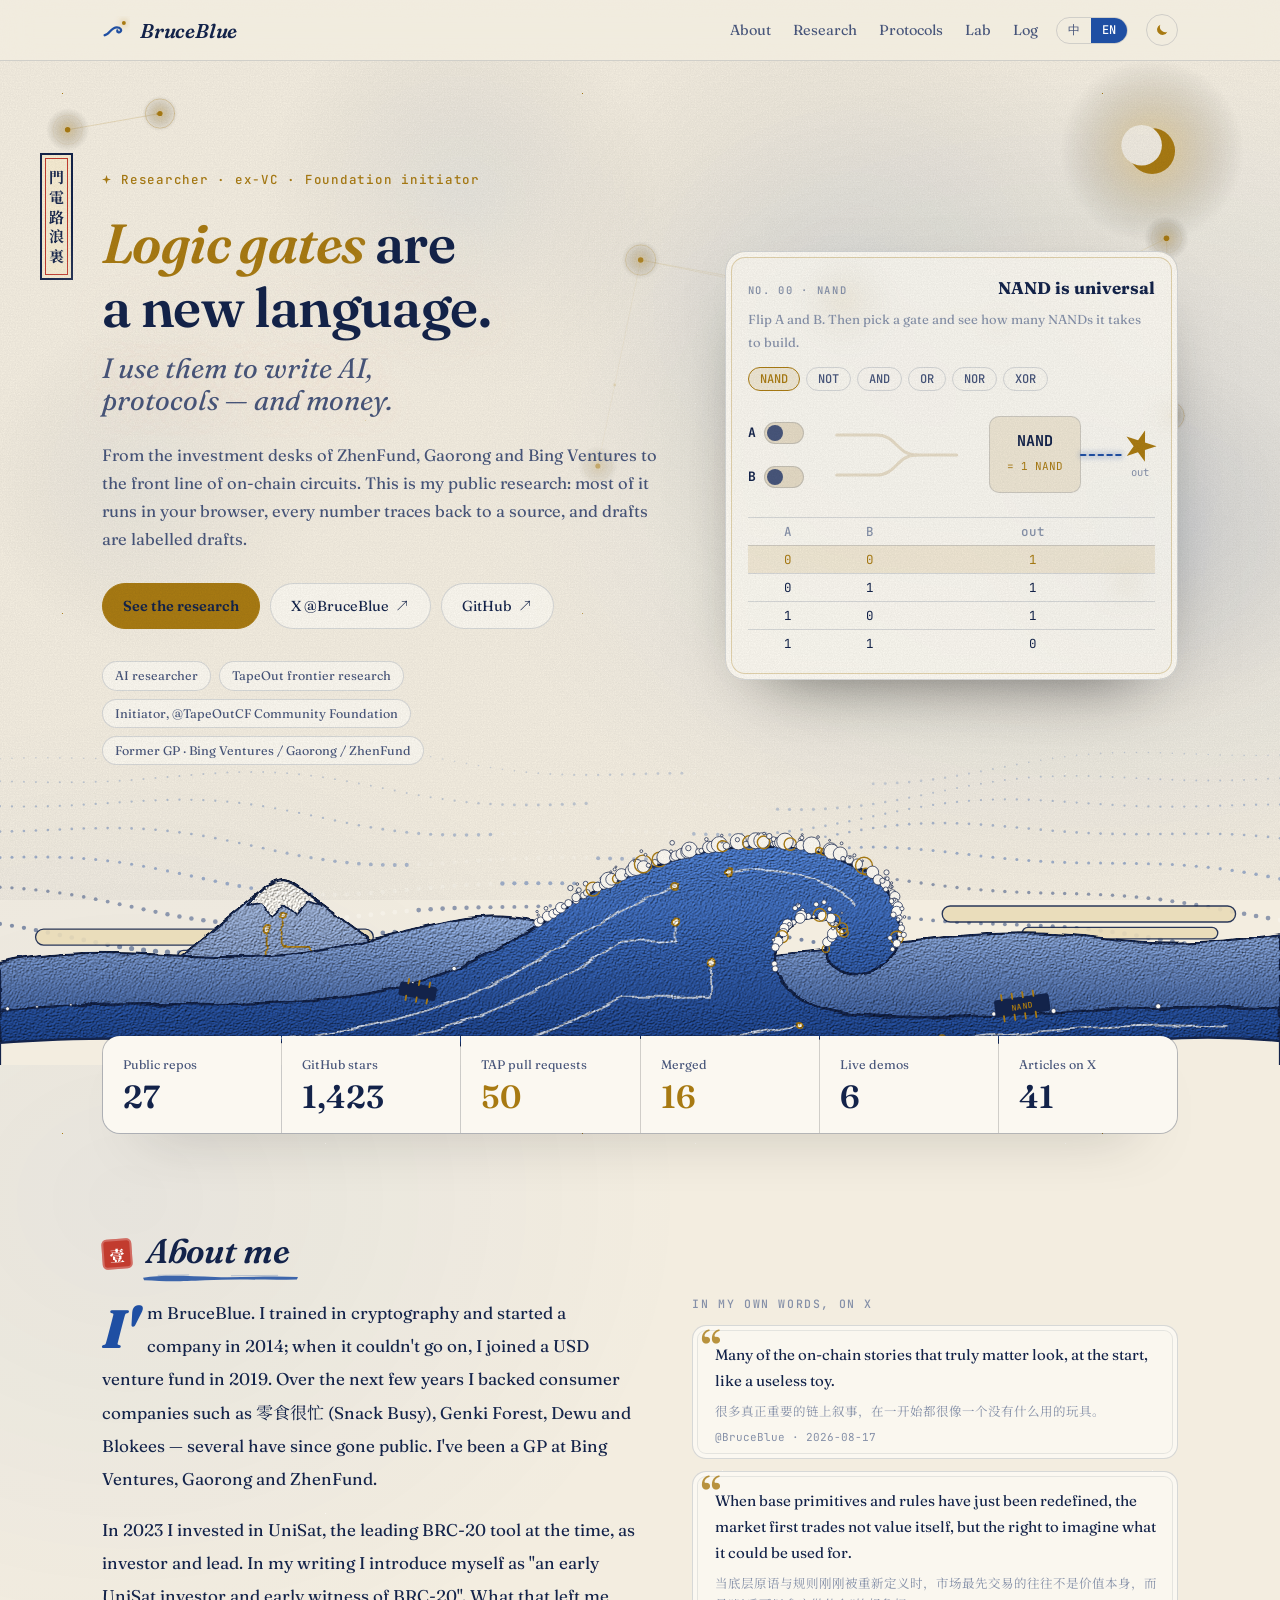
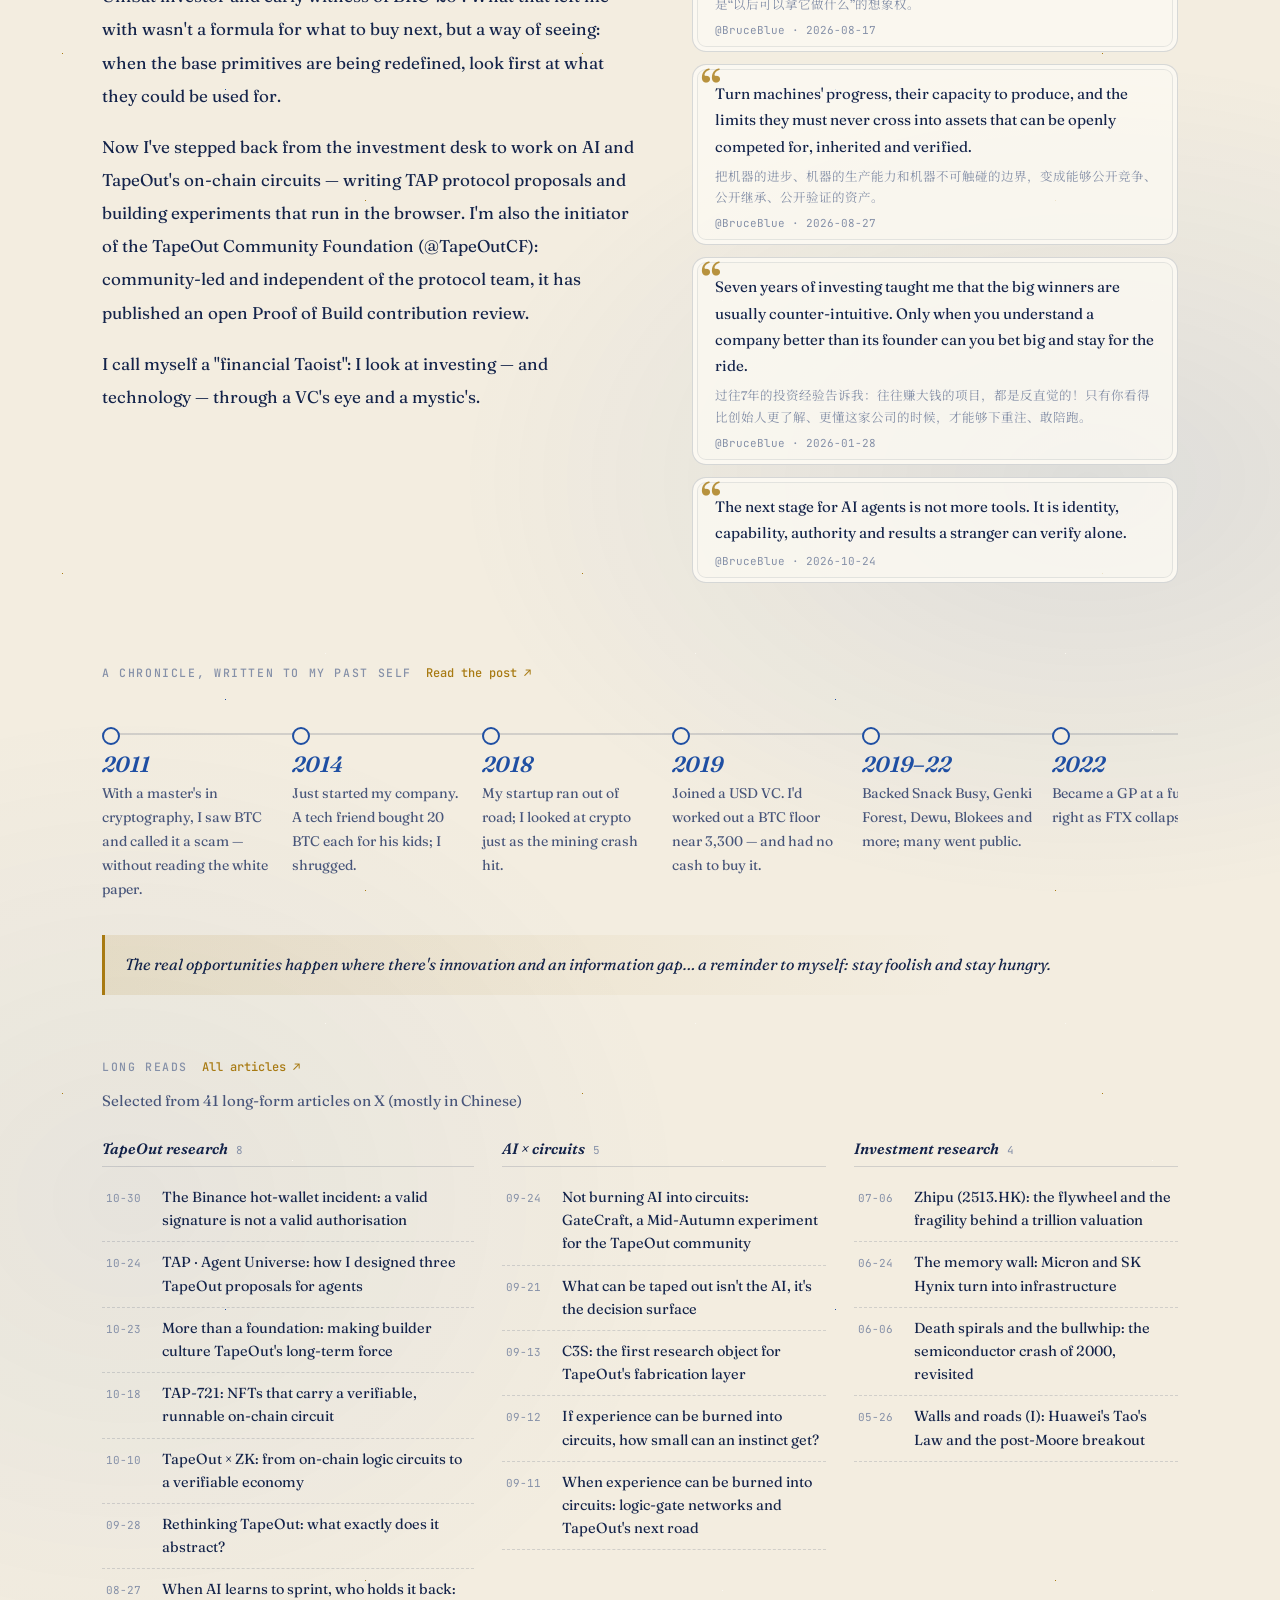
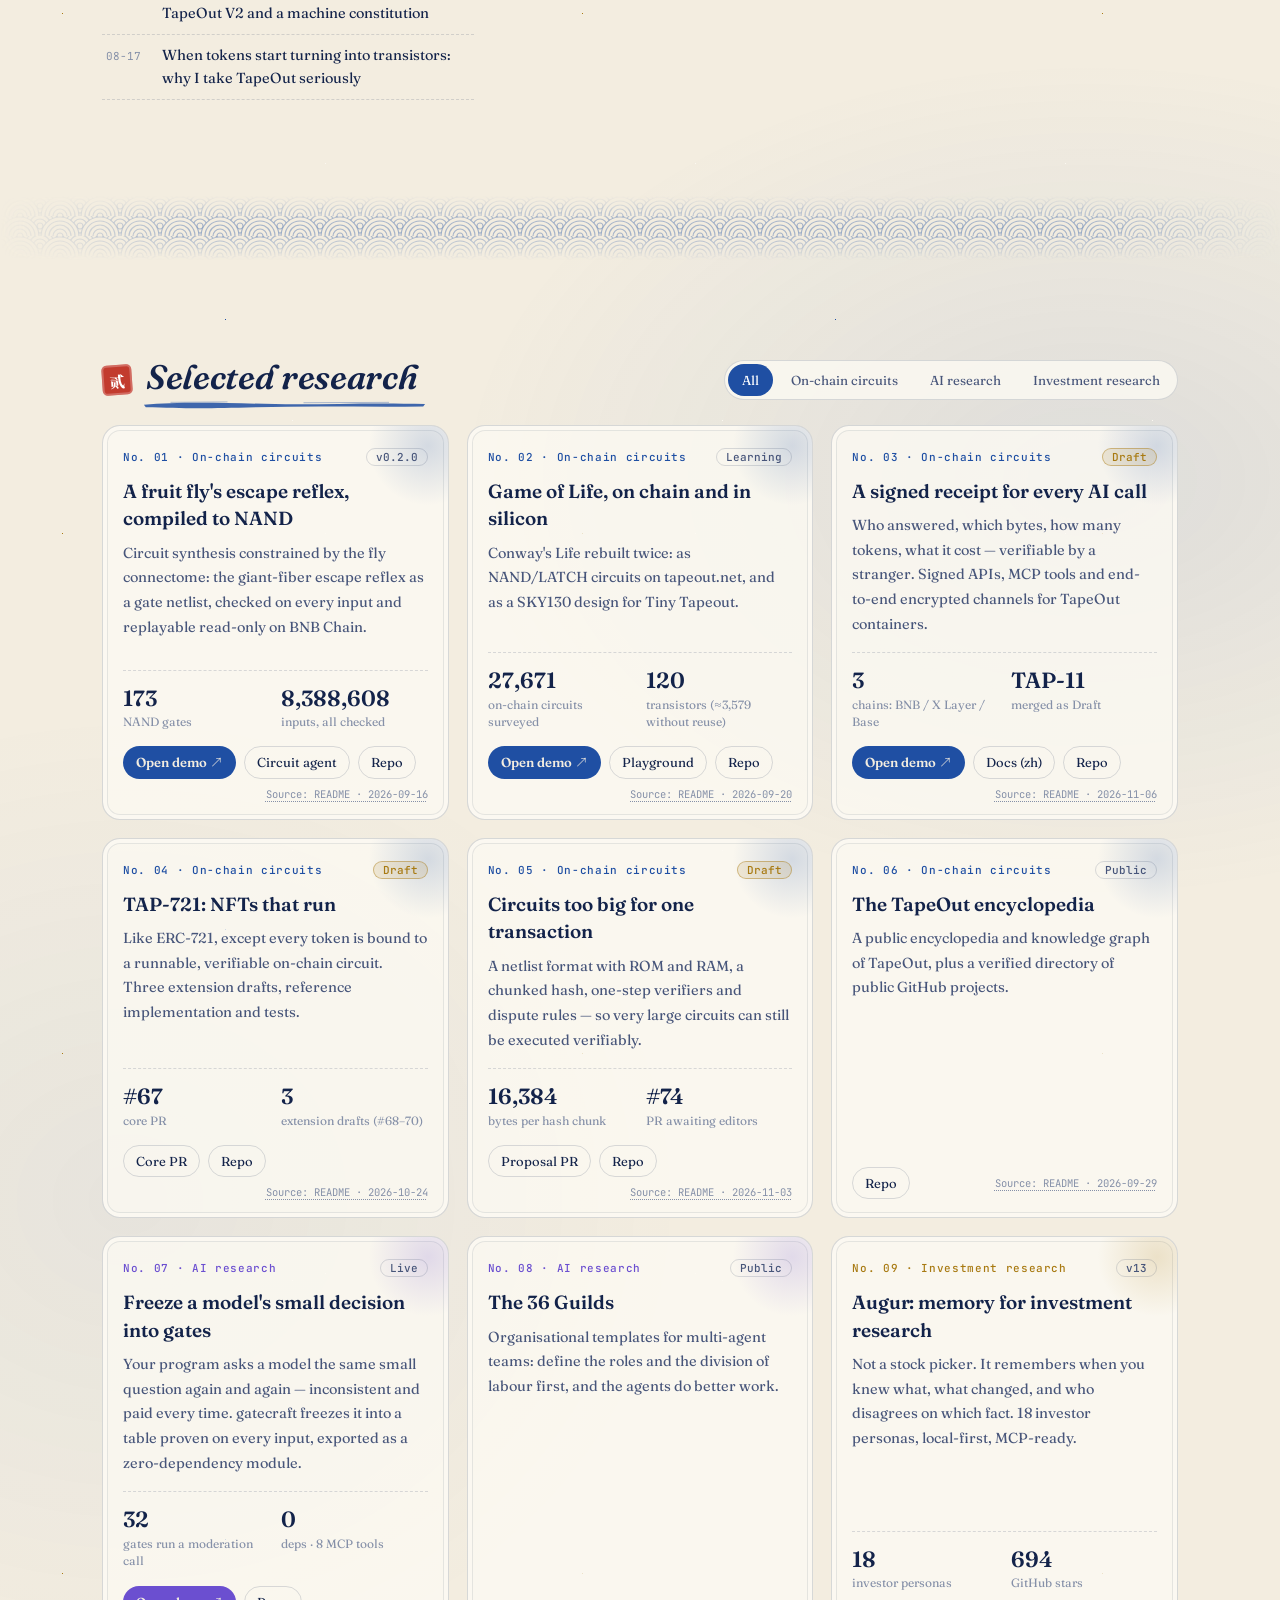
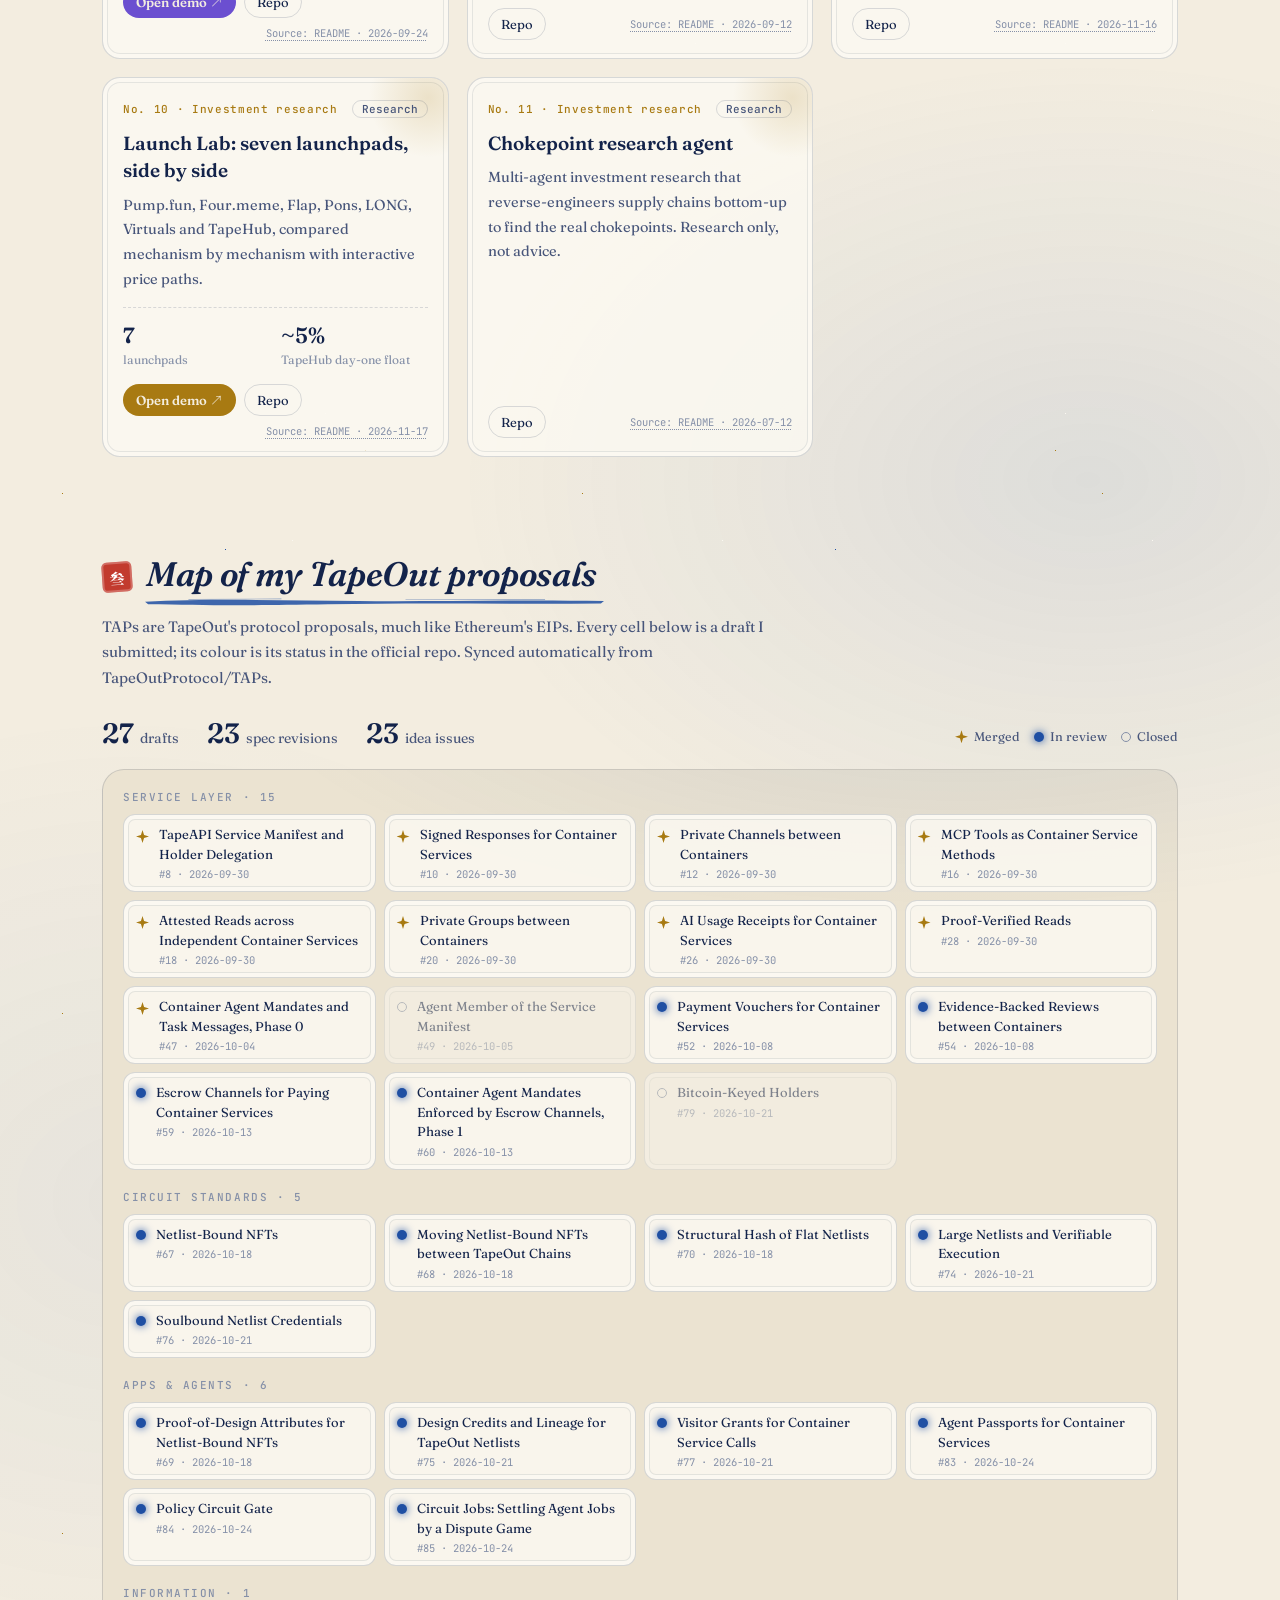
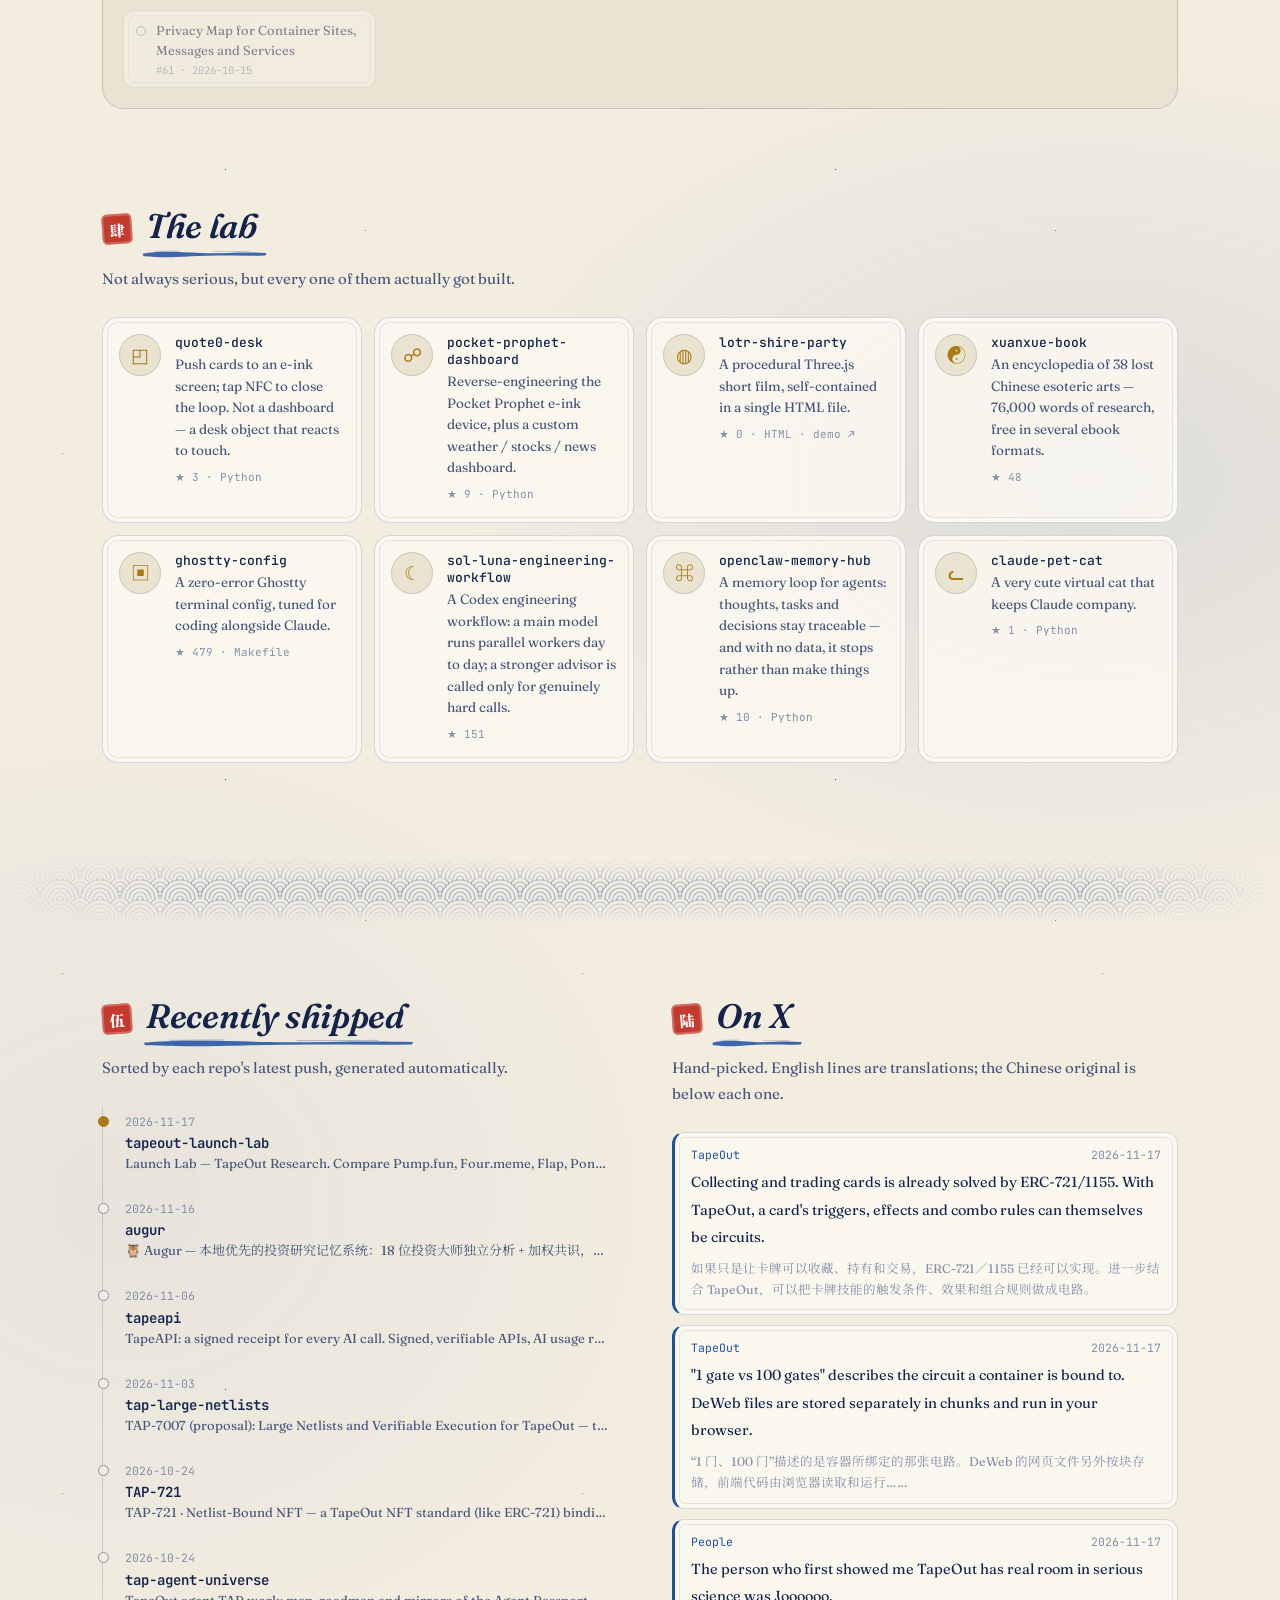
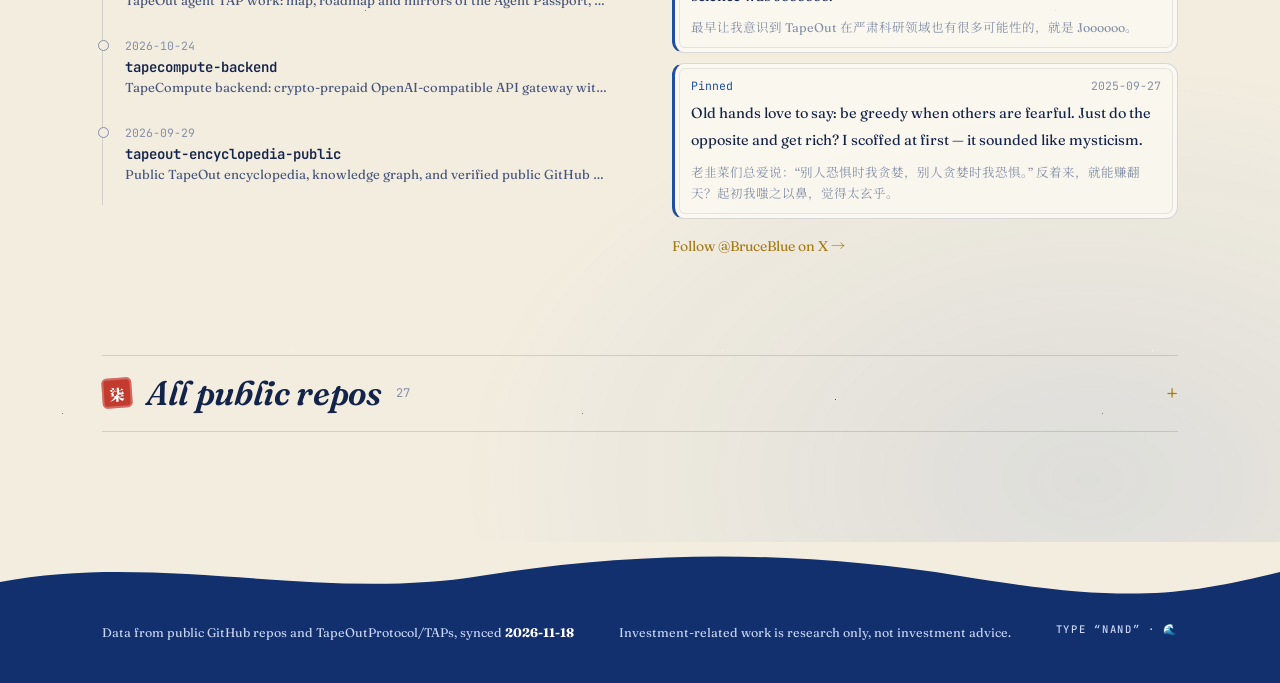
<file: index.html>
<!doctype html>
<html lang="zh-CN">
<head>
  <meta charset="utf-8" />
  <meta name="viewport" content="width=device-width, initial-scale=1" />
  <title>BruceBlue · Research</title>
  <meta name="description" content="BruceBlue — AI researcher, former VC, TapeOut frontier research. Public research on AI, on-chain circuits and protocols." />
  <link rel="canonical" href="https://brucelanlan.github.io/" />
  <meta property="og:type" content="website" />
  <meta property="og:url" content="https://brucelanlan.github.io/" />
  <meta property="og:site_name" content="BruceBlue" />
  <meta property="og:title" content="BruceBlue 🌊 门电路是一种新语言" />
  <meta property="og:description" content="AI 研究员、前 VC、TapeOut 社区基金会发起人。AI、链上电路与协议提案的公开研究，大多数点开就能跑。" />
  <meta property="og:image" content="https://brucelanlan.github.io/og.png" />
  <meta property="og:image:width" content="1200" />
  <meta property="og:image:height" content="630" />
  <meta property="og:image:alt" content="星空与浮世绘大浪：门电路是一种新语言。BruceBlue 的公开研究。" />
  <meta name="twitter:card" content="summary_large_image" />
  <meta name="twitter:site" content="@BruceBlue" />
  <meta name="twitter:creator" content="@BruceBlue" />
  <meta name="twitter:title" content="BruceBlue 🌊 门电路是一种新语言" />
  <meta name="twitter:description" content="AI 研究员、前 VC、TapeOut 社区基金会发起人。AI、链上电路与协议提案的公开研究。" />
  <meta name="twitter:image" content="https://brucelanlan.github.io/og.png" />
  <meta name="twitter:image:alt" content="星空与浮世绘大浪：门电路是一种新语言。" />
  <link rel="icon" href="data:image/svg+xml,%3Csvg xmlns='http://www.w3.org/2000/svg' viewBox='0 0 32 32'%3E%3Crect width='32' height='32' rx='7' fill='%23081030'/%3E%3Cpath d='M4 22c5 0 7-9 14-9 4 0 6 3 4 5-1.5 1.5-4 .5-3.5-1.5' fill='none' stroke='%236fa8ff' stroke-width='2.4' stroke-linecap='round'/%3E%3Ccircle cx='24' cy='8' r='2.2' fill='%23f4c95d'/%3E%3C/svg%3E" />
  <link rel="preconnect" href="https://fonts.googleapis.com" />
  <link rel="preconnect" href="https://fonts.gstatic.com" crossorigin />
  <link href="https://fonts.googleapis.com/css2?family=Fraunces:ital,opsz,wght@0,9..144,400;0,9..144,600;1,9..144,400;1,9..144,600&family=JetBrains+Mono:wght@400;500;700&family=Noto+Serif+SC:wght@400;600;900&display=swap" rel="stylesheet" />
  <link rel="stylesheet" href="assets/style.css" />
</head>
<body>
  <header class="nav">
    <div class="wrap nav-inner">
      <a class="brand" href="#top">
        <svg class="brand-mark" viewBox="0 0 32 32" aria-hidden="true"><path d="M3 22c5 0 7-9 14-9 4 0 6 3 4 5-1.5 1.5-4 .5-3.5-1.5"/><circle cx="25" cy="8" r="2.2"/></svg>
        BruceBlue
      </a>
      <nav>
        <a href="#about" data-i="navAbout"></a>
        <a href="#research" data-i="navResearch"></a>
        <a href="#taps" data-i="navTaps"></a>
        <a href="#lab" data-i="navLab"></a>
        <a href="#log" data-i="navLog"></a>
      </nav>
      <div class="lang" role="group" aria-label="Language">
        <button data-lang="zh">中</button><button data-lang="en">EN</button>
      </div>
      <button class="theme" id="theme" aria-label="Toggle theme">
        <svg viewBox="0 0 24 24" aria-hidden="true"><path d="M20 14.5A8 8 0 0 1 9.5 4a8 8 0 1 0 10.5 10.5z"/></svg>
      </button>
    </div>
  </header>

  <main id="top">
    <section class="hero">
      <canvas id="sky" aria-hidden="true"></canvas>
      <div class="wrap hero-grid">
        <div class="hero-text">
          <p class="kicker"><span class="star-dot"></span><span data-i="kicker"></span></p>
          <h1><span class="h1a" data-i="h1a"></span><span class="h1b" data-i="h1b"></span></h1>
          <p class="lede" data-i="lede"></p>
          <div class="cta">
            <a class="btn primary" href="#research" data-i="ctaResearch"></a>
            <a class="btn" id="x-link" target="_blank" rel="noopener"><span data-i="ctaX"></span> ↗</a>
            <a class="btn" id="gh-link" target="_blank" rel="noopener"><span data-i="ctaGh"></span> ↗</a>
          </div>
          <ul class="roles" id="roles"></ul>
        </div>

        <aside class="toy" aria-label="NAND toy">
          <div class="toy-head"><span class="silk">No. 00 · NAND</span><b data-i="toyTitle"></b></div>
          <p class="toy-hint" data-i="toyHint"></p>
          <div class="gates" id="gates" role="tablist"></div>
          <div class="board">
            <div class="inputs">
              <button class="sw" data-in="a" aria-pressed="false"><span>A</span><i></i></button>
              <button class="sw" data-in="b" aria-pressed="false"><span>B</span><i></i></button>
            </div>
            <svg class="wire" viewBox="0 0 120 80" aria-hidden="true"><path id="wire-a" d="M0 20 H40 C60 20 60 40 80 40 H120"/><path id="wire-b" d="M0 60 H40 C60 60 60 40 80 40"/></svg>
            <div class="chip"><b id="gate-name">NAND</b><small id="gate-count"></small></div>
            <svg class="wire out" viewBox="0 0 60 80" aria-hidden="true"><path id="wire-o" d="M0 40 H60"/></svg>
            <div class="lamp" id="lamp"><i></i><small data-i="toyOut"></small></div>
          </div>
          <table class="truth" id="truth"></table>
        </aside>
      </div>

      <div class="cartouche" aria-hidden="true"><span class="ct-title" data-i="cartouche"></span></div>

      <svg class="great-wave" viewBox="0 0 1440 330" preserveAspectRatio="xMidYMax slice" aria-hidden="true">
        <defs>
          <linearGradient id="g-wave" x1="0" y1="0" x2="0" y2="1">
            <stop offset="0" style="stop-color: var(--wave-hi)" /><stop offset="1" style="stop-color: var(--wave-lo)" />
          </linearGradient>
          <linearGradient id="g-back" x1="0" y1="0" x2="0" y2="1">
            <stop offset="0" style="stop-color: var(--wave-back)" /><stop offset="1" style="stop-color: var(--wave-lo)" />
          </linearGradient>
          <linearGradient id="g-mtn" x1="0" y1="0" x2="0" y2="1">
            <stop offset="0" style="stop-color: var(--mountain-hi)" /><stop offset="1" style="stop-color: var(--mountain)" />
          </linearGradient>
          <!-- 油画质感：笔刷毛边 + 厚涂光影 -->
          <filter id="oil" x="-3%" y="-3%" width="106%" height="106%" color-interpolation-filters="sRGB">
            <feTurbulence type="fractalNoise" baseFrequency="0.03 0.08" numOctaves="2" seed="4" result="n" />
            <feDisplacementMap in="SourceGraphic" in2="n" scale="7" xChannelSelector="R" yChannelSelector="G" result="d" />
            <feTurbulence type="fractalNoise" baseFrequency="0.55 0.9" numOctaves="3" seed="9" result="fine" />
            <feDiffuseLighting in="fine" surfaceScale="2.2" lighting-color="#ffffff" result="light"><feDistantLight azimuth="235" elevation="48" /></feDiffuseLighting>
            <feComposite in="light" in2="d" operator="in" result="lit" />
            <feComposite in="d" in2="lit" operator="arithmetic" k1="0.95" k2="0.22" k3="0" k4="0" />
          </filter>
        </defs>

        <!-- 霞云（kasumi） -->
        <g class="kasumi">
          <rect x="40" y="176" width="380" height="18" rx="9" /><rect x="200" y="200" width="260" height="13" rx="6.5" />
          <rect x="1060" y="150" width="330" height="18" rx="9" /><rect x="1150" y="174" width="220" height="13" rx="6.5" />
        </g>

        <!-- 远山，山脊铺着走线 -->
        <g class="mtn" filter="url(#oil)">
          <path class="m-body" d="M150 250 L300 128 Q318 114 336 128 L500 250 Z" />
          <path class="m-snow" d="M300 128 Q318 114 336 128 L362 150 L346 146 L334 160 L320 148 L306 162 L294 148 L278 150 Z" />
          <path class="trace" d="M318 160 V196 H350 V232" /><circle class="pad" cx="318" cy="160" r="3.5" /><circle class="pad" cx="350" cy="232" r="3.5" />
          <path class="trace" d="M300 176 V210 H262 V240" /><circle class="pad" cx="300" cy="176" r="3.5" /><circle class="pad" cx="262" cy="240" r="3.5" />
        </g>

        <!-- 后浪 -->
        <path class="w-back" filter="url(#oil)" d="M0 214 C120 186 240 222 360 200 C470 180 520 150 600 166 C700 186 760 214 860 206 C1000 194 1120 170 1240 186 C1320 196 1380 190 1440 182 V330 H0Z" />

        <!-- 主浪：卷起的浪头 -->
        <g class="w-main" filter="url(#oil)">
          <path class="w-mid" id="curl" d="M0 330 L0 268 C120 254 240 266 360 256 C470 246 540 214 610 168 C680 122 760 86 850 82 C950 78 1022 128 1012 184 C1005 221 967 236 942 221 C920 208 927 181 950 182 C934 156 894 156 877 188 C858 226 892 266 962 272 C1100 284 1260 256 1440 266 L1440 330 Z" />
          <!-- 浪里的纹路 = 电路走线 -->
          <path class="trace w" d="M300 300 C420 292 520 262 600 214 C660 178 712 146 760 128" /><circle class="via" cx="760" cy="128" r="4" />
          <path class="trace w" d="M360 312 C470 304 560 272 640 226 L700 190 H760 V168" /><circle class="via" cx="760" cy="168" r="4" />
          <path class="trace w" d="M460 322 C560 316 640 286 700 252 H800 V214" /><circle class="via" cx="800" cy="214" r="4" />
          <path class="trace w" d="M820 112 C880 104 940 120 962 150" /><circle class="via" cx="820" cy="112" r="3.5" />
          <path class="trace w" d="M640 300 H760 C820 300 860 290 900 284" /><circle class="via" cx="900" cy="284" r="3.5" />
          <path class="trace w" d="M1060 300 C1160 292 1260 280 1380 286" /><circle class="via" cx="1060" cy="300" r="3.5" />
        </g>
        <g class="w-foam" id="foam"></g>

        <!-- 芯片小船 -->
        <g class="boat" transform="translate(1150 262) rotate(-8)">
          <rect x="-30" y="-9" width="60" height="18" rx="2" /><path d="M-22 -9v-6M-10 -9v-6M2 -9v-6M14 -9v-6M-22 9v6M-10 9v6M2 9v6M14 9v6" /><text x="0" y="4">NAND</text>
        </g>
        <g class="boat small" transform="translate(470 246) rotate(10)">
          <rect x="-20" y="-7" width="40" height="14" rx="2" /><path d="M-12 -7v-5M0 -7v-5M12 -7v-5M-12 7v5M0 7v5M12 7v5" />
        </g>

        <!-- 前浪 -->
        <path class="w-front" d="M0 304 C200 288 420 318 640 302 C860 286 1080 314 1300 300 C1360 296 1400 298 1440 302 V330 H0Z" />
      </svg>
    </section>

    <section class="wrap stats-wrap">
      <dl class="stats" id="stats"></dl>
    </section>

    <section class="section wrap" id="about">
      <div class="sec-head"><span class="idx">壹</span><h2 data-i="secAbout"></h2></div>
      <div class="about">
        <div class="about-text">
          <div id="about-body"></div>
        </div>
        <div class="about-side">
          <h3 class="mini" data-i="aboutQuotes"></h3>
          <div class="quotes" id="quotes"></div>
        </div>
      </div>
      <div class="emaki">
        <div class="emaki-head"><h3 class="mini" data-i="chronicle"></h3><a class="mini-link" id="chronicle-link" target="_blank" rel="noopener" data-i="chronicleLink"></a></div>
        <ol class="chronicle" id="chronicle"></ol>
        <p class="coda" id="coda"></p>
      </div>
      <div class="emaki-head reads-title"><h3 class="mini" data-i="aboutReads"></h3><a class="mini-link" id="all-articles" target="_blank" rel="noopener" data-i="allArticles"></a></div>
      <p class="sec-lede" id="reads-note"></p>
      <div class="read-groups" id="reads"></div>
    </section>

    <div class="seigaiha" aria-hidden="true"></div>

    <section class="section wrap" id="research">
      <div class="sec-head">
        <span class="idx">贰</span><h2 data-i="secResearch"></h2>
        <div class="filters" id="filters" role="tablist"></div>
      </div>
      <div class="grid" id="projects"></div>
    </section>

    <section class="section wrap" id="taps">
      <div class="sec-head"><span class="idx">叁</span><h2 data-i="secTaps"></h2></div>
      <p class="sec-lede" data-i="tapsLede"></p>
      <div class="taps-summary" id="taps-summary"></div>
      <div id="taps-map"></div>
    </section>

    <section class="section wrap" id="lab">
      <div class="sec-head"><span class="idx">肆</span><h2 data-i="secLab"></h2></div>
      <p class="sec-lede" data-i="labLede"></p>
      <div class="lab" id="lab-grid"></div>
    </section>

    <div class="seigaiha" aria-hidden="true"></div>

    <section class="section wrap split" id="log">
      <div>
        <div class="sec-head"><span class="idx">伍</span><h2 data-i="secLog"></h2></div>
        <p class="sec-lede" data-i="logNote"></p>
        <ol class="timeline" id="timeline"></ol>
      </div>
      <div id="x">
        <div class="sec-head"><span class="idx">陆</span><h2 data-i="secX"></h2></div>
        <p class="sec-lede" data-i="xNote"></p>
        <div class="posts" id="posts"></div>
        <a class="more" id="x-more" target="_blank" rel="noopener" data-i="xMore"></a>
      </div>
    </section>

    <section class="section wrap" id="all">
      <details class="all">
        <summary><span class="idx">柒</span><h2 data-i="secAll"></h2><span class="count" id="repo-count"></span></summary>
        <div class="repo-list" id="repos"></div>
      </details>
    </section>
  </main>

  <footer class="foot">
    <svg class="foot-wave" viewBox="0 0 1440 60" preserveAspectRatio="none" aria-hidden="true"><path d="M0 40 C180 10 360 60 540 34 S900 8 1080 34 S1320 56 1440 30 V60 H0Z"/></svg>
    <div class="wrap foot-inner">
      <span><span data-i="synced"></span> <b id="synced"></b></span>
      <span data-i="disclaimer"></span>
      <span class="silk">type “nand” · 🌊</span>
    </div>
  </footer>
  <div class="toast" id="toast" role="status"></div>

  <script src="data/live.js"></script>
  <script src="data/site.js"></script>
  <script src="assets/app.js"></script>
</body>
</html>
</file>
<file: assets/style.css>
/* =========================================================
   BruceBlue · 夜空（深色，默认）与和纸（浅色）
   靛蓝 / 普鲁士蓝为主，星金点缀，朱红印章
   ========================================================= */
:root {
  --bg: #070d24; --bg2: #0b1533; --bg3: #0f1c42;
  --surface: rgba(18, 31, 72, 0.62); --surface-solid: #111f48;
  --ink: #eef2ff; --muted: #a9b6d8; --subtle: #6f7ea8;
  --line: rgba(170, 195, 255, 0.14);
  --blue: #5b95ff; --blue-deep: #1f4fa3; --blue-soft: rgba(91, 149, 255, 0.14);
  --gold: #f4c95d; --gold-soft: rgba(244, 201, 93, 0.14);
  --foam: #e9f0ff; --seal: #d9483b;
  --wave-back: #16336e; --wave-mid: #1f4fa3; --wave-front: #070d24;
  --glow: 0 0 22px rgba(244, 201, 93, 0.45);
  --c-circuits: #6fa8ff; --c-ai: #b9a6ff; --c-invest: #f4c95d;
  --seigaiha: url("data:image/svg+xml,%3Csvg xmlns='http://www.w3.org/2000/svg' width='40' height='20'%3E%3Cdefs%3E%3Cg id='s' fill='none' stroke='%232a4a8f' stroke-width='1.3'%3E%3Ccircle r='19' fill='%23070d24'/%3E%3Ccircle r='15'/%3E%3Ccircle r='11'/%3E%3Ccircle r='7'/%3E%3Ccircle r='3'/%3E%3C/g%3E%3C/defs%3E%3Cuse href='%23s' x='20' y='0'/%3E%3Cuse href='%23s' x='0' y='10'/%3E%3Cuse href='%23s' x='40' y='10'/%3E%3Cuse href='%23s' x='20' y='20'/%3E%3C/svg%3E");
  --serif: "Noto Serif SC", "Songti SC", serif;
  --display: "Fraunces", "Noto Serif SC", Georgia, serif;
  --mono: "JetBrains Mono", ui-monospace, Menlo, monospace;
  color-scheme: dark;
}
:root[data-theme="light"] {
  --bg: #f3ede0; --bg2: #ebe3d1; --bg3: #e3d9c4;
  --surface: rgba(252, 249, 242, 0.82); --surface-solid: #fbf8f1;
  --ink: #13234a; --muted: #47557a; --subtle: #8590a8;
  --line: rgba(19, 35, 74, 0.15);
  --blue: #1f4fa3; --blue-deep: #13306e; --blue-soft: rgba(31, 79, 163, 0.1);
  --gold: #a87a12; --gold-soft: rgba(168, 122, 18, 0.12);
  --foam: #fbf8f1; --seal: #c23b2e;
  --wave-back: #8fa9d6; --wave-mid: #1f4fa3; --wave-front: #f3ede0;
  --glow: 0 0 0 rgba(0, 0, 0, 0);
  --c-circuits: #1f4fa3; --c-ai: #6b4fd0; --c-invest: #a87a12;
  --seigaiha: url("data:image/svg+xml,%3Csvg xmlns='http://www.w3.org/2000/svg' width='40' height='20'%3E%3Cdefs%3E%3Cg id='s' fill='none' stroke='%231f4fa3' stroke-opacity='.45' stroke-width='1.2'%3E%3Ccircle r='19' fill='%23f3ede0'/%3E%3Ccircle r='15'/%3E%3Ccircle r='11'/%3E%3Ccircle r='7'/%3E%3Ccircle r='3'/%3E%3C/g%3E%3C/defs%3E%3Cuse href='%23s' x='20' y='0'/%3E%3Cuse href='%23s' x='0' y='10'/%3E%3Cuse href='%23s' x='40' y='10'/%3E%3Cuse href='%23s' x='20' y='20'/%3E%3C/svg%3E");
  color-scheme: light;
}
@media (prefers-color-scheme: light) {
  :root:not([data-theme="dark"]) {
    --bg: #f3ede0; --bg2: #ebe3d1; --bg3: #e3d9c4;
    --surface: rgba(252, 249, 242, 0.82); --surface-solid: #fbf8f1;
    --ink: #13234a; --muted: #47557a; --subtle: #8590a8;
    --line: rgba(19, 35, 74, 0.15);
    --blue: #1f4fa3; --blue-deep: #13306e; --blue-soft: rgba(31, 79, 163, 0.1);
    --gold: #a87a12; --gold-soft: rgba(168, 122, 18, 0.12);
    --foam: #fbf8f1; --seal: #c23b2e;
    --wave-back: #8fa9d6; --wave-mid: #1f4fa3; --wave-front: #f3ede0;
    --glow: 0 0 0 rgba(0, 0, 0, 0);
    --c-circuits: #1f4fa3; --c-ai: #6b4fd0; --c-invest: #a87a12;
    --seigaiha: url("data:image/svg+xml,%3Csvg xmlns='http://www.w3.org/2000/svg' width='40' height='20'%3E%3Cdefs%3E%3Cg id='s' fill='none' stroke='%231f4fa3' stroke-opacity='.45' stroke-width='1.2'%3E%3Ccircle r='19' fill='%23f3ede0'/%3E%3Ccircle r='15'/%3E%3Ccircle r='11'/%3E%3Ccircle r='7'/%3E%3Ccircle r='3'/%3E%3C/g%3E%3C/defs%3E%3Cuse href='%23s' x='20' y='0'/%3E%3Cuse href='%23s' x='0' y='10'/%3E%3Cuse href='%23s' x='40' y='10'/%3E%3Cuse href='%23s' x='20' y='20'/%3E%3C/svg%3E");
    color-scheme: light;
  }
}

/* ---------- base ---------- */
* { box-sizing: border-box; }
html { scroll-behavior: smooth; scroll-padding-top: 72px; }
body { margin: 0; color: var(--ink);
  background-color: var(--bg);
  background-image:
    radial-gradient(1.2px 1.2px at 12% 18%, var(--gold) 50%, transparent 51%),
    radial-gradient(1px 1px at 68% 42%, var(--foam) 50%, transparent 51%),
    radial-gradient(1.4px 1.4px at 37% 77%, var(--blue) 50%, transparent 51%),
    radial-gradient(1px 1px at 88% 9%, var(--foam) 50%, transparent 51%),
    radial-gradient(1px 1px at 53% 61%, var(--gold) 50%, transparent 51%),
    radial-gradient(900px 600px at 85% 30%, var(--blue-soft), transparent 70%),
    radial-gradient(800px 700px at 10% 75%, color-mix(in srgb, var(--blue-soft) 60%, transparent), transparent 70%);
  background-size: 520px 520px, 430px 430px, 610px 610px, 370px 370px, 690px 690px, 100% 1600px, 100% 1600px; font: 15.5px/1.8 var(--serif); -webkit-font-smoothing: antialiased; overflow-x: clip; }
html[lang="en"] body { font-family: var(--display); font-size: 16px; line-height: 1.7; }
a { color: inherit; }
button { font: inherit; color: inherit; }
.wrap { max-width: 1140px; margin: 0 auto; padding: 0 16px; position: relative; z-index: 1; }
@media (min-width: 760px) { .wrap { padding: 0 32px; } }
.silk { font: 500 10.5px var(--mono); letter-spacing: .16em; text-transform: uppercase; color: var(--subtle); }
::selection { background: var(--gold); color: #13234a; }
.grid > *, .split > div, .repo, .lab > *, .about > * { min-width: 0; }

/* ---------- nav ---------- */
.nav { position: sticky; top: 0; z-index: 30; background: color-mix(in srgb, var(--bg) 78%, transparent); backdrop-filter: blur(14px) saturate(1.2); border-bottom: 1px solid var(--line); }
.nav-inner { display: flex; align-items: center; gap: 18px; height: 60px; }
.brand { display: flex; align-items: center; gap: 10px; font: italic 600 20px var(--display); text-decoration: none; letter-spacing: -.01em; }
.brand-mark { width: 28px; height: 28px; }
.brand-mark path { fill: none; stroke: var(--blue); stroke-width: 2.6; stroke-linecap: round; }
.brand-mark circle { fill: var(--gold); filter: drop-shadow(0 0 4px var(--gold)); }
.nav nav { display: flex; gap: 22px; margin-left: auto; font-size: 14.5px; }
.nav nav a { color: var(--muted); text-decoration: none; transition: color .2s; }
.nav nav a:hover { color: var(--gold); }
.lang { display: flex; border: 1px solid var(--line); border-radius: 999px; overflow: hidden; }
.lang button { border: 0; background: transparent; padding: 4px 11px; font: 500 12px var(--mono); color: var(--muted); cursor: pointer; }
.lang button[aria-pressed="true"] { background: var(--blue); color: #fff; }
.theme { display: grid; place-items: center; border: 1px solid var(--line); background: transparent; width: 32px; height: 32px; border-radius: 50%; cursor: pointer; }
.theme svg { width: 16px; height: 16px; fill: var(--gold); }
@media (max-width: 700px) { .nav nav { display: none; } .lang { margin-left: auto; } }

/* ---------- hero: 星空 + 浪 ---------- */
.hero { position: relative; overflow: hidden; padding-bottom: 300px; }
.hero-grid { z-index: 3; }
#sky { position: absolute; inset: 0; width: 100%; height: 100%; z-index: 0; }
.hero-grid { display: grid; grid-template-columns: 1fr; gap: 40px; padding-top: 72px; align-items: center; }
@media (min-width: 980px) { .hero-grid { grid-template-columns: 1.25fr 1fr; gap: 56px; padding-top: 104px; } }
.hero-text { position: relative; }
.hero-text::before { content: ""; position: absolute; inset: -60px -80px -40px -120px; z-index: -1; pointer-events: none;
  background: radial-gradient(closest-side, color-mix(in srgb, var(--bg) 82%, transparent), color-mix(in srgb, var(--bg) 45%, transparent) 60%, transparent); }
.kicker { display: inline-flex; align-items: center; gap: 10px; margin: 0 0 24px; font: 500 12.5px var(--mono); color: var(--gold); letter-spacing: .06em; }
.star-dot { width: 9px; height: 9px; background: var(--gold); clip-path: polygon(50% 0, 62% 38%, 100% 50%, 62% 62%, 50% 100%, 38% 62%, 0 50%, 38% 38%); filter: drop-shadow(0 0 6px var(--gold)); animation: twinkle 3s infinite; }
@keyframes twinkle { 0%, 100% { transform: scale(1) rotate(0); } 50% { transform: scale(1.4) rotate(45deg); } }
h1 { margin: 0 0 24px; font-family: var(--serif); font-weight: 900; letter-spacing: -.01em; line-height: 1.16; text-shadow: 0 2px 30px color-mix(in srgb, var(--bg) 70%, transparent); }
html[lang="en"] h1 { font-family: var(--display); font-weight: 600; letter-spacing: -.025em; }
.h1a { display: block; font-size: clamp(30px, 8.6vw, 70px); }
@media (min-width: 760px) { .h1a { font-size: clamp(44px, 6.4vw, 70px); } }
@media (min-width: 980px) { .h1a { font-size: clamp(40px, 4.3vw, 60px); } }
.h1b { display: block; margin-top: 12px; font-size: clamp(19px, 2.6vw, 28px); font-weight: 400; color: var(--muted); letter-spacing: 0; }
html[lang="en"] .h1b { font-style: italic; }
.h1a, .h1b { text-wrap: balance; }
.hl { color: var(--gold); font-style: italic; text-shadow: var(--glow); }
.lede { max-width: 36em; color: var(--muted); font-size: 16.5px; margin: 0 0 30px; }
.cta { display: flex; flex-wrap: wrap; gap: 10px; }
.btn { display: inline-flex; align-items: center; gap: 6px; padding: 10px 20px; border-radius: 999px; border: 1px solid var(--line); text-decoration: none; font-size: 14.5px; background: var(--surface); backdrop-filter: blur(6px); transition: border-color .2s, transform .2s, box-shadow .2s; }
.btn:hover { border-color: var(--gold); transform: translateY(-1px); }
.btn.primary { background: var(--gold); color: #13234a; border-color: var(--gold); font-weight: 600; box-shadow: var(--glow); }
.roles { list-style: none; display: flex; flex-wrap: wrap; gap: 8px; padding: 0; margin: 32px 0 0; }
.roles li { font-size: 12.5px; color: var(--muted); border: 1px solid var(--line); border-radius: 999px; padding: 3px 12px; background: var(--surface); backdrop-filter: blur(6px); }

.great-wave { position: absolute; left: 0; right: 0; bottom: -1px; width: 100%; height: 280px; z-index: 1; pointer-events: none; }
.kasumi rect { fill: var(--kasumi); stroke: var(--ink-line); stroke-width: 1.5; opacity: .9; }
.m-body { fill: url(#g-mtn); stroke: var(--ink-line); stroke-width: 2.5; stroke-linejoin: round; }
.m-snow { fill: var(--snow); stroke: var(--ink-line); stroke-width: 2; stroke-linejoin: round; }
.trace { fill: none; stroke: var(--trace); stroke-width: 2; stroke-linecap: round; stroke-linejoin: round; }
.trace.w { stroke: var(--trace-w); stroke-width: 2.2; }
.pad, .via { fill: var(--bg); stroke: var(--gold); stroke-width: 2; }
.w-back { fill: url(#g-back); stroke: var(--ink-line); stroke-width: 2.5; }
.w-mid { fill: url(#g-wave); stroke: var(--ink-line); stroke-width: 3; stroke-linejoin: round; }
.w-foam circle { fill: var(--foam); stroke: var(--ink-line); stroke-width: .8; }
.w-foam circle.via-foam { fill: none; stroke: var(--gold); stroke-width: 1.6; }
.w-front { fill: var(--wave-front); stroke: var(--ink-line); stroke-width: 2.5; }
.boat rect { fill: var(--chip); stroke: var(--ink-line); stroke-width: 2; }
.boat path { stroke: var(--gold); stroke-width: 2; stroke-linecap: round; }
.boat text { font: 700 9px var(--mono); fill: var(--gold); text-anchor: middle; letter-spacing: .08em; }
@media (prefers-reduced-motion: no-preference) {
  .boat { animation: bob 5s ease-in-out infinite; transform-box: fill-box; transform-origin: center; }
  .boat.small { animation-duration: 6.5s; animation-delay: -2s; }
  .w-foam { animation: drift 6s ease-in-out infinite alternate; }
}
@keyframes bob { 0%, 100% { translate: 0 0; rotate: 0deg; } 50% { translate: 0 -5px; rotate: 4deg; } }
@keyframes drift { from { transform: translateX(-3px); } to { transform: translateX(3px); } }

/* 竖排题签（浮世绘版画的标题框） */
.cartouche { display: none; position: absolute; z-index: 2; top: 92px; left: max(16px, calc(50% - 600px)); padding: 14px 7px 10px; writing-mode: vertical-rl;
  background: var(--paper-label); border: 2px solid var(--ink-line); box-shadow: inset 0 0 0 3px var(--paper-label), inset 0 0 0 4px var(--seal);
  font: 700 15px/1 var(--serif); letter-spacing: .32em; color: #1b2a50; }
.ct-seal { margin-top: 10px; writing-mode: horizontal-tb; display: grid; place-items: center; width: 22px; height: 22px; background: var(--seal); color: #fff; font-size: 13px; letter-spacing: 0; border-radius: 3px; }
@media (min-width: 1240px) { .cartouche { display: flex; align-items: center; } }

/* ---------- NAND toy ---------- */
.toy { position: relative; background: var(--surface); backdrop-filter: blur(10px); border: 1px solid var(--line); border-radius: 20px; padding: 22px; box-shadow: 0 30px 70px -40px rgba(0, 0, 0, .7); }
.toy-head { display: flex; justify-content: space-between; align-items: baseline; gap: 10px; }
.toy-head b { font-size: 17px; }
.toy-hint { color: var(--subtle); font-size: 13px; margin: 6px 0 14px; }
.gates { display: flex; gap: 6px; flex-wrap: wrap; margin-bottom: 14px; }
.gates button { border: 1px solid var(--line); background: transparent; border-radius: 999px; padding: 3px 11px; font: 500 12px var(--mono); color: var(--muted); cursor: pointer; }
.gates button[aria-selected="true"] { border-color: var(--gold); color: var(--gold); background: var(--gold-soft); }
.board { display: grid; grid-template-columns: auto 1fr auto 44px auto; align-items: center; padding: 10px 0; }
.inputs { display: flex; flex-direction: column; gap: 22px; }
.sw { display: flex; align-items: center; gap: 8px; border: 0; background: none; cursor: pointer; padding: 0; font: 700 13px var(--mono); }
.sw i { width: 40px; height: 22px; border-radius: 11px; background: var(--bg3); border: 1px solid var(--line); position: relative; transition: background .2s; }
.sw i::after { content: ""; position: absolute; top: 2px; left: 2px; width: 16px; height: 16px; border-radius: 50%; background: var(--muted); transition: transform .2s; }
.sw[aria-pressed="true"] i { background: var(--blue); }
.sw[aria-pressed="true"] i::after { transform: translateX(18px); background: #fff; }
.wire { width: 100%; height: 80px; overflow: visible; }
.wire path { fill: none; stroke: var(--bg3); stroke-width: 3; stroke-linecap: round; transition: stroke .2s; }
.wire path.on { stroke: var(--blue); filter: drop-shadow(0 0 4px var(--blue)); stroke-dasharray: 6 6; animation: flow .6s linear infinite; }
@keyframes flow { to { stroke-dashoffset: -12; } }
.chip { min-width: 92px; padding: 14px 10px; text-align: center; border-radius: 10px; background: var(--bg2); border: 1px solid var(--line); }
.chip b { display: block; font: 700 15px var(--mono); }
.chip small { font: 11px var(--mono); color: var(--gold); }
.lamp { display: flex; flex-direction: column; align-items: center; gap: 4px; }
.lamp i { width: 30px; height: 30px; background: var(--bg3); clip-path: polygon(50% 0, 61% 35%, 98% 35%, 68% 57%, 79% 91%, 50% 70%, 21% 91%, 32% 57%, 2% 35%, 39% 35%); transition: all .25s; }
.lamp.on i { background: var(--gold); filter: drop-shadow(0 0 10px var(--gold)); transform: rotate(18deg) scale(1.1); }
.lamp small { font: 10.5px var(--mono); color: var(--subtle); }
.truth { width: 100%; border-collapse: collapse; margin-top: 12px; font: 12.5px var(--mono); }
.truth th, .truth td { padding: 5px 0; text-align: center; border-top: 1px solid var(--line); }
.truth th { color: var(--subtle); font-weight: 500; }
.truth tr.cur td { color: var(--gold); background: var(--gold-soft); }

/* ---------- stats ---------- */
.stats-wrap { margin-top: -30px; z-index: 2; }
.stats { display: grid; grid-template-columns: repeat(2, 1fr); gap: 1px; margin: 0; background: var(--line); border: 1px solid var(--line); border-radius: 18px; overflow: hidden; box-shadow: 0 30px 60px -45px rgba(0, 0, 0, .8); }
@media (min-width: 760px) { .stats { grid-template-columns: repeat(3, 1fr); } }
@media (min-width: 1040px) { .stats { grid-template-columns: repeat(6, 1fr); } }
.stats div { background: var(--surface-solid); padding: 18px 20px; }

.stats dt { font-size: 12.5px; color: var(--muted); }
.stats dd { margin: 4px 0 0; font: 600 32px/1.1 var(--display); color: var(--ink); font-variant-numeric: tabular-nums; }
.stats div:nth-child(3) dd, .stats div:nth-child(4) dd { color: var(--gold); }

/* ---------- section scaffolding ---------- */
.section { padding-top: 96px; }
.sec-head { display: flex; align-items: center; flex-wrap: wrap; gap: 14px; margin-bottom: 12px; }
.idx { display: inline-grid; place-items: center; width: 30px; height: 30px; font: 900 15px var(--serif); color: #fff; background: var(--seal); border-radius: 5px; transform: rotate(-4deg); box-shadow: inset 0 0 0 2px color-mix(in srgb, #fff 25%, transparent); }
h2 { font: 900 clamp(25px, 3.2vw, 34px)/1.25 var(--serif); margin: 0; letter-spacing: .01em; }
html[lang="en"] h2 { font-family: var(--display); font-weight: 600; font-style: italic; letter-spacing: -.01em; }
.sec-lede { color: var(--muted); font-size: 15px; margin: 0 0 26px; max-width: 46em; }
.filters { display: flex; gap: 4px; margin-left: auto; background: var(--surface); border: 1px solid var(--line); border-radius: 999px; padding: 3px; flex-wrap: wrap; }
.filters button { border: 0; background: transparent; color: var(--muted); padding: 5px 14px; border-radius: 999px; font-size: 13px; cursor: pointer; }
.filters button[aria-selected="true"] { background: var(--blue); color: #fff; }
@media (max-width: 640px) { .filters { margin-left: 0; } .section { padding-top: 72px; } }
.mini { font: 500 11.5px var(--mono); letter-spacing: .14em; text-transform: uppercase; color: var(--subtle); margin: 0 0 14px; }

.seigaiha { height: 64px; margin-top: 96px; background-image: var(--seigaiha); background-size: 40px 20px; opacity: .8;
  mask-image: linear-gradient(90deg, transparent, #000 15%, #000 85%, transparent), linear-gradient(transparent, #000 40%, #000 60%, transparent);
  mask-composite: intersect; -webkit-mask-composite: source-in;
  -webkit-mask-image: linear-gradient(90deg, transparent, #000 15%, #000 85%, transparent), linear-gradient(transparent, #000 40%, #000 60%, transparent); }

/* ---------- about ---------- */
.about { display: grid; grid-template-columns: 1fr; gap: 40px; margin-top: 18px; }
@media (min-width: 940px) { .about { grid-template-columns: 1.1fr 1fr; gap: 56px; } }
.about-text { position: relative; }
.about-text p { font-size: 17px; line-height: 1.95; margin: 0 0 18px; }
.about-text p:first-child::first-letter { float: left; font: 900 54px/1 var(--serif); color: var(--blue); margin: 6px 10px 0 0; }
html[lang="en"] .about-text p:first-child::first-letter { font-family: var(--display); font-style: italic; }
.seal { float: right; margin: 4px 0 12px 18px; width: 64px; height: 64px; display: grid; place-items: center; background: var(--seal); border-radius: 8px; transform: rotate(6deg); box-shadow: inset 0 0 0 3px color-mix(in srgb, #fff 30%, transparent), 0 8px 20px -10px var(--seal); }
.seal span { font: 900 36px var(--serif); color: #fff; letter-spacing: 0; }
.quotes { display: flex; flex-direction: column; gap: 12px; }
.quote { position: relative; display: block; text-decoration: none; padding: 16px 18px 14px 22px; border-radius: 14px; background: var(--surface); border: 1px solid var(--line); transition: transform .2s, border-color .2s; }
.quote::before { content: "“"; position: absolute; left: 8px; top: -6px; font: 600 46px var(--display); color: var(--gold); opacity: .8; }
.quote:hover { transform: translateY(-2px); border-color: var(--gold); }
.quote q { quotes: none; display: block; font-size: 15px; line-height: 1.75; }
.quote .orig { display: block; font-size: 12.5px; color: var(--subtle); margin-top: 6px; }
.quote time { display: block; font: 11px var(--mono); color: var(--subtle); margin-top: 8px; }
.reads-title { margin-top: 56px; }
.emaki-head { display: flex; align-items: baseline; gap: 14px; }
.emaki-head .mini { margin: 0 0 14px; }
.mini-link { font: 500 12px var(--mono); color: var(--gold); text-decoration: none; }

/* 年表：绘卷（emaki）式横向长卷 */
.emaki { margin-top: 56px; position: relative; padding: 26px 0 8px; }
.chronicle { list-style: none; margin: 0; padding: 30px 0 6px; display: grid; grid-auto-flow: column; grid-auto-columns: minmax(190px, 1fr); gap: 0; overflow-x: auto; scroll-snap-type: x mandatory; position: relative;
  background: linear-gradient(var(--line), var(--line)) 0 39px / 100% 2px no-repeat; scrollbar-width: thin; }
.chronicle li { scroll-snap-align: start; position: relative; padding: 26px 18px 10px 0; }
.chronicle li::before { content: ""; position: absolute; left: 0; top: 3px; width: 14px; height: 14px; border-radius: 50%; background: var(--bg); border: 2px solid var(--blue); }
.chronicle li:last-child::before { background: var(--gold); border-color: var(--gold); box-shadow: var(--glow); }
.chronicle b { display: block; font: 600 22px var(--display); font-style: italic; color: var(--blue); margin-bottom: 4px; }
.chronicle li:last-child b { color: var(--gold); }
.chronicle span { display: block; font-size: 14px; line-height: 1.7; color: var(--muted); }
.coda { margin: 18px 0 0; padding: 16px 20px; border-left: 3px solid var(--gold); background: linear-gradient(90deg, var(--gold-soft), transparent 80%); border-radius: 0 12px 12px 0; }
.coda q { quotes: none; font-size: 16px; font-style: italic; }

/* 长文目录 */
.read-groups { display: grid; grid-template-columns: 1fr; gap: 28px; }
@media (min-width: 940px) { .read-groups { grid-template-columns: 1.15fr 1fr 1fr; gap: 28px; } }
.read-group h4 { display: flex; align-items: baseline; gap: 8px; margin: 0 0 10px; font: 600 15px var(--serif); padding-bottom: 8px; border-bottom: 1px solid var(--line); }
html[lang="en"] .read-group h4 { font-family: var(--display); font-style: italic; }
.read-group h4 small { font: 11px var(--mono); color: var(--subtle); }
.read { display: grid; grid-template-columns: 46px 1fr; gap: 10px; align-items: baseline; text-decoration: none; padding: 9px 4px; border-bottom: 1px dashed var(--line); transition: background .2s, padding .2s; }
.read:hover { background: var(--blue-soft); padding-left: 10px; }
.read time { font: 11px var(--mono); color: var(--subtle); }
.read b { font-weight: 400; font-size: 14.5px; line-height: 1.6; }
.read:hover b { color: var(--gold); }

/* ---------- project cards ---------- */
.grid { display: grid; grid-template-columns: 1fr; gap: 18px; margin-top: 20px; }
@media (min-width: 720px) { .grid { grid-template-columns: repeat(2, 1fr); } }
@media (min-width: 1040px) { .grid { grid-template-columns: repeat(3, 1fr); } }
.card { position: relative; display: flex; flex-direction: column; background: var(--surface); border: 1px solid var(--line); border-radius: 18px; padding: 22px 20px 18px; overflow: hidden; transition: transform .25s, border-color .25s, box-shadow .25s; }
.card::after { content: ""; position: absolute; right: -40px; top: -40px; width: 120px; height: 120px; border-radius: 50%;
  background: radial-gradient(circle, color-mix(in srgb, var(--pc) 35%, transparent), transparent 70%); opacity: .5; transition: opacity .3s, transform .3s; }
.card:hover { transform: translateY(-4px); border-color: color-mix(in srgb, var(--pc) 55%, transparent); box-shadow: 0 24px 50px -32px var(--pc); }
.card:hover::after { opacity: 1; transform: scale(1.3); }
.card-top { display: flex; justify-content: space-between; align-items: center; gap: 8px; margin-bottom: 12px; position: relative; z-index: 1; }
.ref { font: 500 11px var(--mono); color: var(--pc); letter-spacing: .06em; }
.status { font: 500 11px var(--mono); color: var(--muted); border: 1px solid var(--line); border-radius: 999px; padding: 1px 9px; }
.status.draft { color: var(--gold); border-color: color-mix(in srgb, var(--gold) 45%, transparent); background: var(--gold-soft); }
.card h3 { font-size: 19px; line-height: 1.45; margin: 0 0 8px; font-weight: 600; }
.card p { color: var(--muted); font-size: 14.5px; margin: 0 0 16px; }
.metrics { display: grid; grid-template-columns: 1fr 1fr; gap: 12px; margin: auto 0 16px; padding-top: 14px; border-top: 1px dashed var(--line); }
.metrics b { display: block; font: 600 22px/1.2 var(--display); }
.metrics span { font-size: 12px; color: var(--subtle); line-height: 1.45; display: block; margin-top: 2px; }
.links { display: flex; flex-wrap: wrap; align-items: center; gap: 8px; font-size: 13px; }
.links a { text-decoration: none; padding: 4px 12px; border-radius: 999px; border: 1px solid var(--line); transition: border-color .2s; }
.links a.demo { background: var(--pc); color: var(--bg); border-color: transparent; font-weight: 600; }
.links a:hover { border-color: var(--pc); }
.links a.src { margin-left: auto; padding: 0; border: 0; font: 10.5px var(--mono); color: var(--subtle); text-decoration: underline dotted; text-underline-offset: 3px; }
.links a.src:hover { color: var(--pc); }

/* ---------- TAP map: 星图 ---------- */
.taps-summary { display: flex; flex-wrap: wrap; gap: 10px 28px; align-items: baseline; margin-bottom: 18px; font-size: 14px; color: var(--muted); }
.taps-summary b { font: 600 28px var(--display); color: var(--ink); margin-right: 6px; }
.legend { display: flex; gap: 14px; margin-left: auto; font-size: 12.5px; }
.legend span { display: inline-flex; align-items: center; gap: 6px; }
.dot { width: 10px; height: 10px; display: inline-block; flex: none; border-radius: 50%; }
.dot.MERGED { background: var(--gold); clip-path: polygon(50% 0, 62% 38%, 100% 50%, 62% 62%, 50% 100%, 38% 62%, 0 50%, 38% 38%); width: 13px; height: 13px; filter: drop-shadow(0 0 4px var(--gold)); border-radius: 0; }
.dot.OPEN { background: var(--blue); box-shadow: 0 0 8px var(--blue); }
.dot.CLOSED { background: transparent; border: 1px solid var(--subtle); }
.die { position: relative; border: 1px solid var(--line); border-radius: 22px; padding: 20px; overflow: hidden;
  background: radial-gradient(1200px 400px at 80% -10%, var(--blue-soft), transparent 60%), var(--bg2); }
.die-group + .die-group { margin-top: 20px; }
.die-group h4 { margin: 0 0 10px; font: 500 11px var(--mono); letter-spacing: .14em; text-transform: uppercase; color: var(--subtle); }
.cells { display: grid; grid-template-columns: repeat(auto-fill, minmax(215px, 1fr)); gap: 8px; }
.cell { display: flex; gap: 10px; align-items: flex-start; text-decoration: none; padding: 10px 12px; border-radius: 12px; background: var(--surface); border: 1px solid var(--line); font-size: 13px; line-height: 1.5; transition: transform .2s, border-color .2s; }
.cell:hover { transform: translateY(-2px); border-color: var(--gold); }
.cell .dot { margin-top: 5px; }
.cell small { display: block; font: 10.5px var(--mono); color: var(--subtle); margin-top: 3px; }
.cell.CLOSED { opacity: .5; }
html:not([lang="en"]) .cell span { font-family: var(--display); }

/* ---------- lab ---------- */
.lab { display: grid; grid-template-columns: repeat(auto-fill, minmax(250px, 1fr)); gap: 12px; }
.lab a { display: flex; gap: 14px; text-decoration: none; padding: 16px; border-radius: 16px; border: 1px solid var(--line); background: var(--surface); transition: transform .25s, border-color .25s; }
.lab a:hover { transform: rotate(-.8deg) translateY(-3px); border-color: var(--c-ai); }
.lab .ic { flex: none; width: 42px; height: 42px; display: grid; place-items: center; border-radius: 50%; background: var(--bg2); border: 1px solid var(--line); font-size: 19px; color: var(--gold); }
.lab b { display: block; font: 500 13px var(--mono); }
.lab p { margin: 3px 0 0; font-size: 13.5px; color: var(--muted); line-height: 1.6; }
.lab .meta { font: 11px var(--mono); color: var(--subtle); margin-top: 6px; }

/* ---------- log + X ---------- */
.split { display: grid; grid-template-columns: 1fr; gap: 56px; padding-top: 72px; }
@media (min-width: 940px) { .split { grid-template-columns: 1fr 1fr; gap: 64px; } }
.timeline { list-style: none; margin: 0; padding: 0; border-left: 1px solid var(--line); }
.timeline li { position: relative; padding: 0 0 20px 22px; }
.timeline li::before { content: ""; position: absolute; left: -5px; top: 9px; width: 9px; height: 9px; border-radius: 50%; background: var(--bg); border: 1px solid var(--subtle); }
.timeline li:first-child::before { border-color: var(--gold); background: var(--gold); box-shadow: var(--glow); }
.timeline time { font: 11.5px var(--mono); color: var(--subtle); }
.timeline a { display: block; font: 600 14px var(--mono); text-decoration: none; }
.timeline a:hover { color: var(--gold); }
.timeline span { display: block; color: var(--muted); font-size: 13px; overflow: hidden; text-overflow: ellipsis; white-space: nowrap; }
.posts { display: flex; flex-direction: column; gap: 10px; }
.post { display: block; text-decoration: none; background: var(--surface); border: 1px solid var(--line); border-left: 3px solid var(--blue); border-radius: 12px; padding: 14px 16px; transition: transform .2s; }
.post:hover { transform: translateX(4px); }
.post-meta { display: flex; justify-content: space-between; font: 11.5px var(--mono); color: var(--subtle); margin-bottom: 6px; }
.post-meta em { font-style: normal; color: var(--blue); }
.post q { quotes: none; font-size: 14.5px; }
.post .orig { display: block; margin-top: 8px; font-size: 12.5px; color: var(--subtle); }
.more { display: inline-block; margin-top: 16px; font-size: 14px; color: var(--gold); text-decoration: none; }

/* ---------- all repos ---------- */
.all summary { display: flex; align-items: center; gap: 14px; cursor: pointer; list-style: none; padding: 16px 0; border-top: 1px solid var(--line); border-bottom: 1px solid var(--line); }
.all summary::-webkit-details-marker { display: none; }
.all summary::after { content: "+"; margin-left: auto; font: 600 22px var(--display); color: var(--gold); }
.all[open] summary::after { content: "–"; }
.count { font: 12px var(--mono); color: var(--subtle); }
.repo-list { display: grid; grid-template-columns: 1fr; }
@media (min-width: 760px) { .repo-list { grid-template-columns: 1fr 1fr; column-gap: 36px; } }
.repo { display: grid; grid-template-columns: 1fr auto; gap: 2px 12px; padding: 12px 0; border-bottom: 1px solid var(--line); text-decoration: none; }
.repo:hover .rn { color: var(--gold); }
.rn { font: 500 13.5px var(--mono); }
.rs { font: 11.5px var(--mono); color: var(--subtle); text-align: right; }
.rd { grid-column: 1 / -1; color: var(--muted); font-size: 13px; overflow: hidden; text-overflow: ellipsis; white-space: nowrap; }

/* ---------- footer ---------- */
.foot { margin-top: 110px; position: relative; color: var(--muted); font-size: 12.5px; }
.foot-wave { display: block; width: 100%; height: 60px; }
.foot-wave path { fill: var(--blue-deep); }
.foot-inner { display: flex; flex-wrap: wrap; justify-content: space-between; gap: 10px; padding-top: 20px; padding-bottom: 40px; }
.foot { background: linear-gradient(var(--bg), var(--bg)) top / 100% 60px no-repeat, var(--blue-deep); }
.foot, .foot .silk { color: #c9d6f5; }
.foot b { color: #fff; }

.toast { position: fixed; left: 50%; bottom: 28px; transform: translate(-50%, 30px); opacity: 0; pointer-events: none; z-index: 50;
  background: var(--gold); color: #13234a; font: 600 14px var(--serif); padding: 12px 20px; border-radius: 999px; box-shadow: var(--glow); transition: all .35s; }
.toast.show { opacity: 1; transform: translate(-50%, 0); }

.reveal { opacity: 0; transform: translateY(16px); transition: opacity .7s, transform .7s; }
.reveal.in { opacity: 1; transform: none; }
@media (prefers-reduced-motion: reduce) {
  *, *::before, *::after { animation: none !important; transition: none !important; }
  .reveal { opacity: 1; transform: none; }
}
@media (max-width: 420px) {
  .board { grid-template-columns: auto 1fr auto 28px auto; }
  .chip { min-width: 76px; }
  .seal { width: 52px; height: 52px; } .seal span { font-size: 28px; }
}

/* =========================================================
   浮世绘 × 电路：额外的色板
   ========================================================= */
:root {
  --wave-hi: #4377d8; --wave-lo: #0f2660; --ink-line: #030817; --kasumi: #1d2d58;
  --mountain: #142553; --mountain-hi: #2a4688; --snow: #e9f0ff; --trace: #f4c95d; --trace-w: rgba(233, 240, 255, .55);
  --chip: #0b1533; --paper-label: #efe4c8; --grain-op: .09; --grain-blend: overlay;
}
:root[data-theme="light"] {
  --wave-hi: #4f7fd0; --wave-lo: #163a80; --ink-line: #13234a; --kasumi: #eadcb8;
  --mountain: #6f88b8; --mountain-hi: #a8bbdc; --snow: #fbf8f1; --trace: #a87a12; --trace-w: rgba(251, 248, 241, .7);
  --chip: #13234a; --paper-label: #f6ecd2; --grain-op: .22; --grain-blend: multiply;
}
@media (prefers-color-scheme: light) {
  :root:not([data-theme="dark"]) {
    --wave-hi: #4f7fd0; --wave-lo: #163a80; --ink-line: #13234a; --kasumi: #eadcb8;
    --mountain: #6f88b8; --mountain-hi: #a8bbdc; --snow: #fbf8f1; --trace: #a87a12; --trace-w: rgba(251, 248, 241, .7);
    --chip: #13234a; --paper-label: #f6ecd2; --grain-op: .22; --grain-blend: multiply;
  }
}

/* 画布颗粒：让整页有油画/版画纸的质感 */
body::after { content: ""; position: fixed; inset: 0; z-index: 25; pointer-events: none; opacity: var(--grain-op); mix-blend-mode: var(--grain-blend);
  background-image: url("data:image/svg+xml,%3Csvg xmlns='http://www.w3.org/2000/svg' width='220' height='220'%3E%3Cfilter id='n'%3E%3CfeTurbulence type='fractalNoise' baseFrequency='.85' numOctaves='3' stitchTiles='stitch'/%3E%3CfeColorMatrix values='0 0 0 0 .5  0 0 0 0 .5  0 0 0 0 .5  0 0 0 1.4 -.25'/%3E%3C/filter%3E%3Crect width='220' height='220' filter='url(%23n)'/%3E%3C/svg%3E"),
    repeating-linear-gradient(0deg, rgba(128,128,128,.07) 0 1px, transparent 1px 3px), repeating-linear-gradient(90deg, rgba(128,128,128,.05) 0 1px, transparent 1px 3px); }

/* 卡片：版画的双线边框 */
.card, .quote, .toy, .cell, .lab a, .post { box-shadow: inset 0 0 0 4px var(--surface-solid), inset 0 0 0 5px color-mix(in srgb, var(--ink) 9%, transparent); }
.toy { box-shadow: inset 0 0 0 5px var(--surface-solid), inset 0 0 0 6px color-mix(in srgb, var(--gold) 30%, transparent), 0 30px 70px -40px rgba(0, 0, 0, .7); }

/* 标题下的毛笔笔触 */
.sec-head h2 { position: relative; padding-bottom: 6px; }
.sec-head h2::after { content: ""; position: absolute; left: -4px; right: -10px; bottom: -4px; height: 10px; opacity: .85;
  background: var(--blue); -webkit-mask: var(--brush) no-repeat center / 100% 100%; mask: var(--brush) no-repeat center / 100% 100%; }
:root { --brush: url("data:image/svg+xml,%3Csvg xmlns='http://www.w3.org/2000/svg' viewBox='0 0 300 12' preserveAspectRatio='none'%3E%3Cpath d='M2 7 C40 3 90 5 140 6 S240 4 298 6 L296 9 C240 10 180 8 120 10 S40 11 4 10 Z' fill='black'/%3E%3Cpath d='M30 4 L90 3.5 M170 4.5 L260 4' stroke='black' stroke-width='.8' opacity='.6'/%3E%3C/svg%3E"); }
</file>
